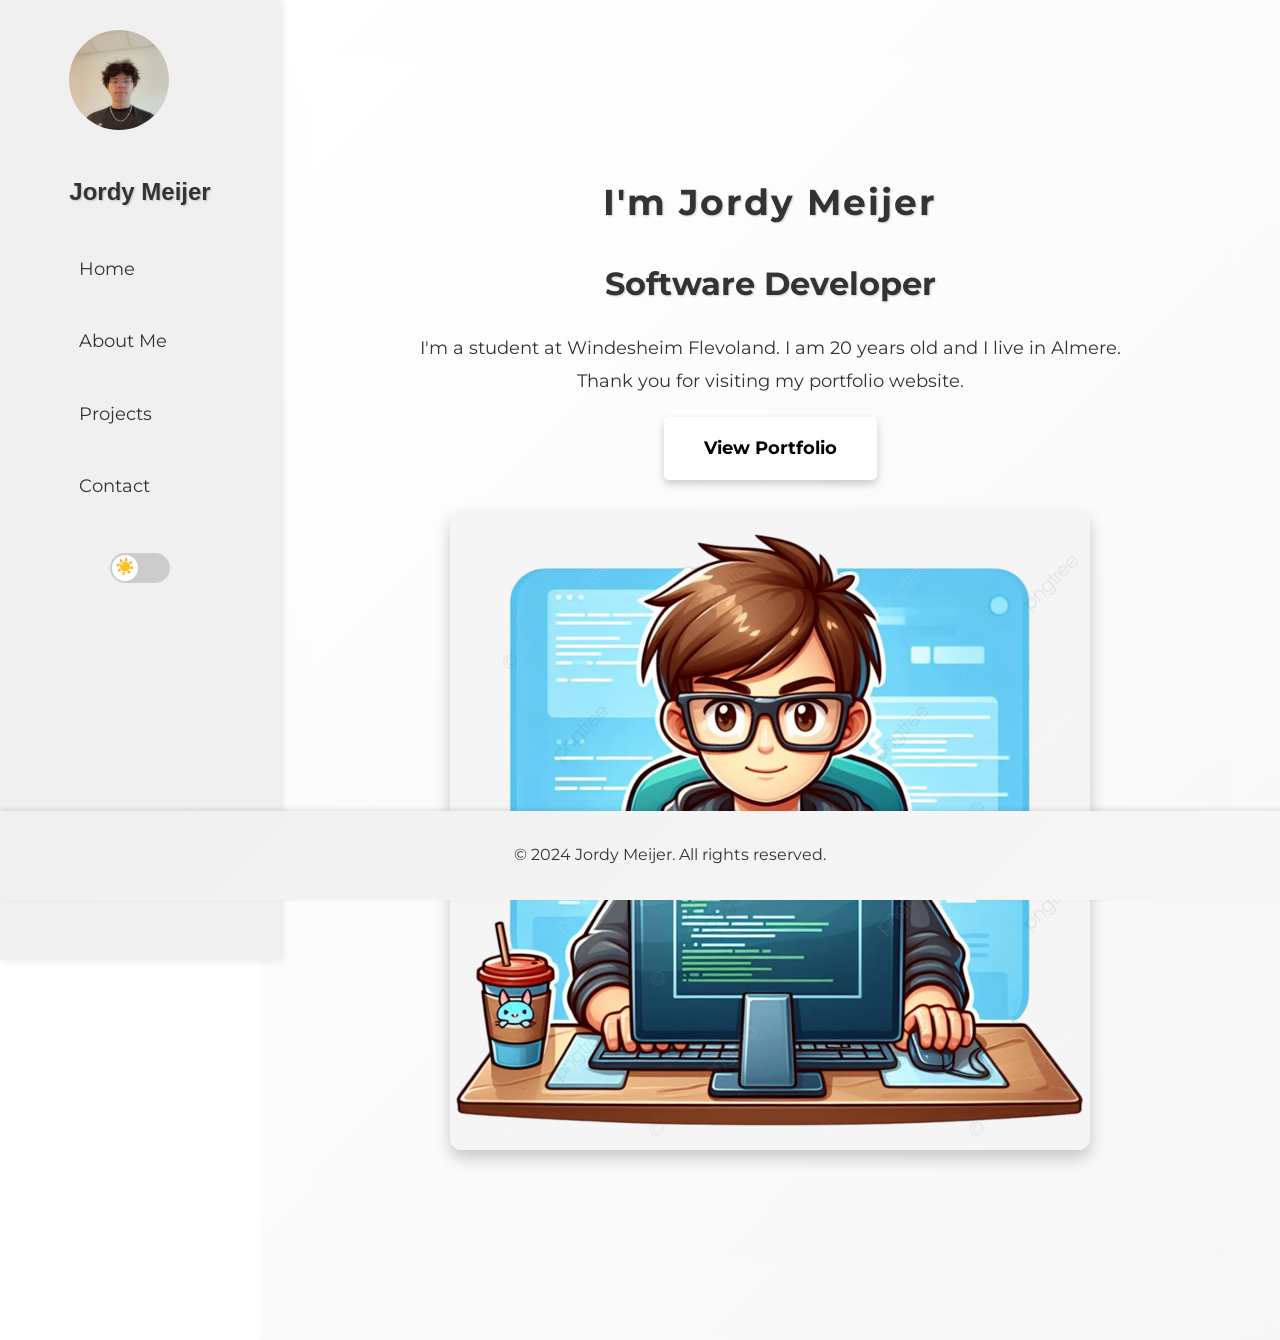
<file: index.html>
<!DOCTYPE html>
<html lang="en">
<head>
    <meta charset="UTF-8">
    <meta name="viewport" content="width=device-width, initial-scale=1.0">
    <title>Jordy Meijer - Portfolio</title>
    <!-- Link to external CSS -->
    <link rel="stylesheet" href="css/styles.css">
    <!-- Font Awesome for icons -->
    <link href="https://cdnjs.cloudflare.com/ajax/libs/font-awesome/6.0.0-beta3/css/all.min.css" rel="stylesheet">
    <!-- Google Fonts for typography -->
    <link href="https://fonts.googleapis.com/css2?family=Montserrat:wght@400;700&display=swap" rel="stylesheet">
    <!-- JavaScript for theme toggle and back-to-top functionality -->
    <script src="js/theme-toggle.js" defer></script>
</head>
<body>
    <!-- Scroll Progress Indicator -->
    <div id="scroll-progress"></div>
    <!-- Header section with navigation -->
    <header>
        <div class="header-content">
            <nav>
                <!-- Profile image -->
                <img src="images/Portfolio.jpg" alt="Jordy Meijer">
                <!-- Your name -->
                <h1>Jordy Meijer</h1>
                <!-- Navigation links -->
                <ul>
                    <li><a href="index.html#home">Home</a></li>
                    <li><a href="about.html">About Me</a></li>
                    <li><a href="portfolio.html">Projects</a></li>
                    <li><a href="contact.html">Contact</a></li>
                </ul>
                <!-- Theme toggle buttons -->
                <div class="theme-toggle">
                    <input type="checkbox" id="theme-toggle-checkbox">
                    <label for="theme-toggle-checkbox" class="slider"></label>
                </div>
            </nav>
        </div>
    </header>

    <!-- Main content section -->
    <main>
        <!-- Home section -->
        <section id="home">
            <div class="home-content">
                <div class="intro-text">
                    <h1>I'm Jordy Meijer</h1>
                    <h2>Software Developer</h2>
                    <p>I'm a student at Windesheim Flevoland. I am 20 years old and I live in Almere. Thank you for visiting my portfolio website.</p>
                    <!-- Button to view portfolio -->
                    <a href="portfolio.html" class="view-portfolio-btn">View Portfolio</a>
                </div>
                <!-- New image -->
                <img src="images/codepicture.jpg" alt="Code Picture" class="code-image">
            </div>
        </section>
    </main>

    <!-- Footer section -->
    <footer>
        <p>&copy; 2024 Jordy Meijer. All rights reserved.</p>
    </footer>

    <!-- Back-to-Top Button -->
    <button id="back-to-top"><i class="fas fa-arrow-up"></i></button>

    <!-- Link to external JavaScript file -->
    <script src="js/script.js"></script>
</body>
</html>
</file>
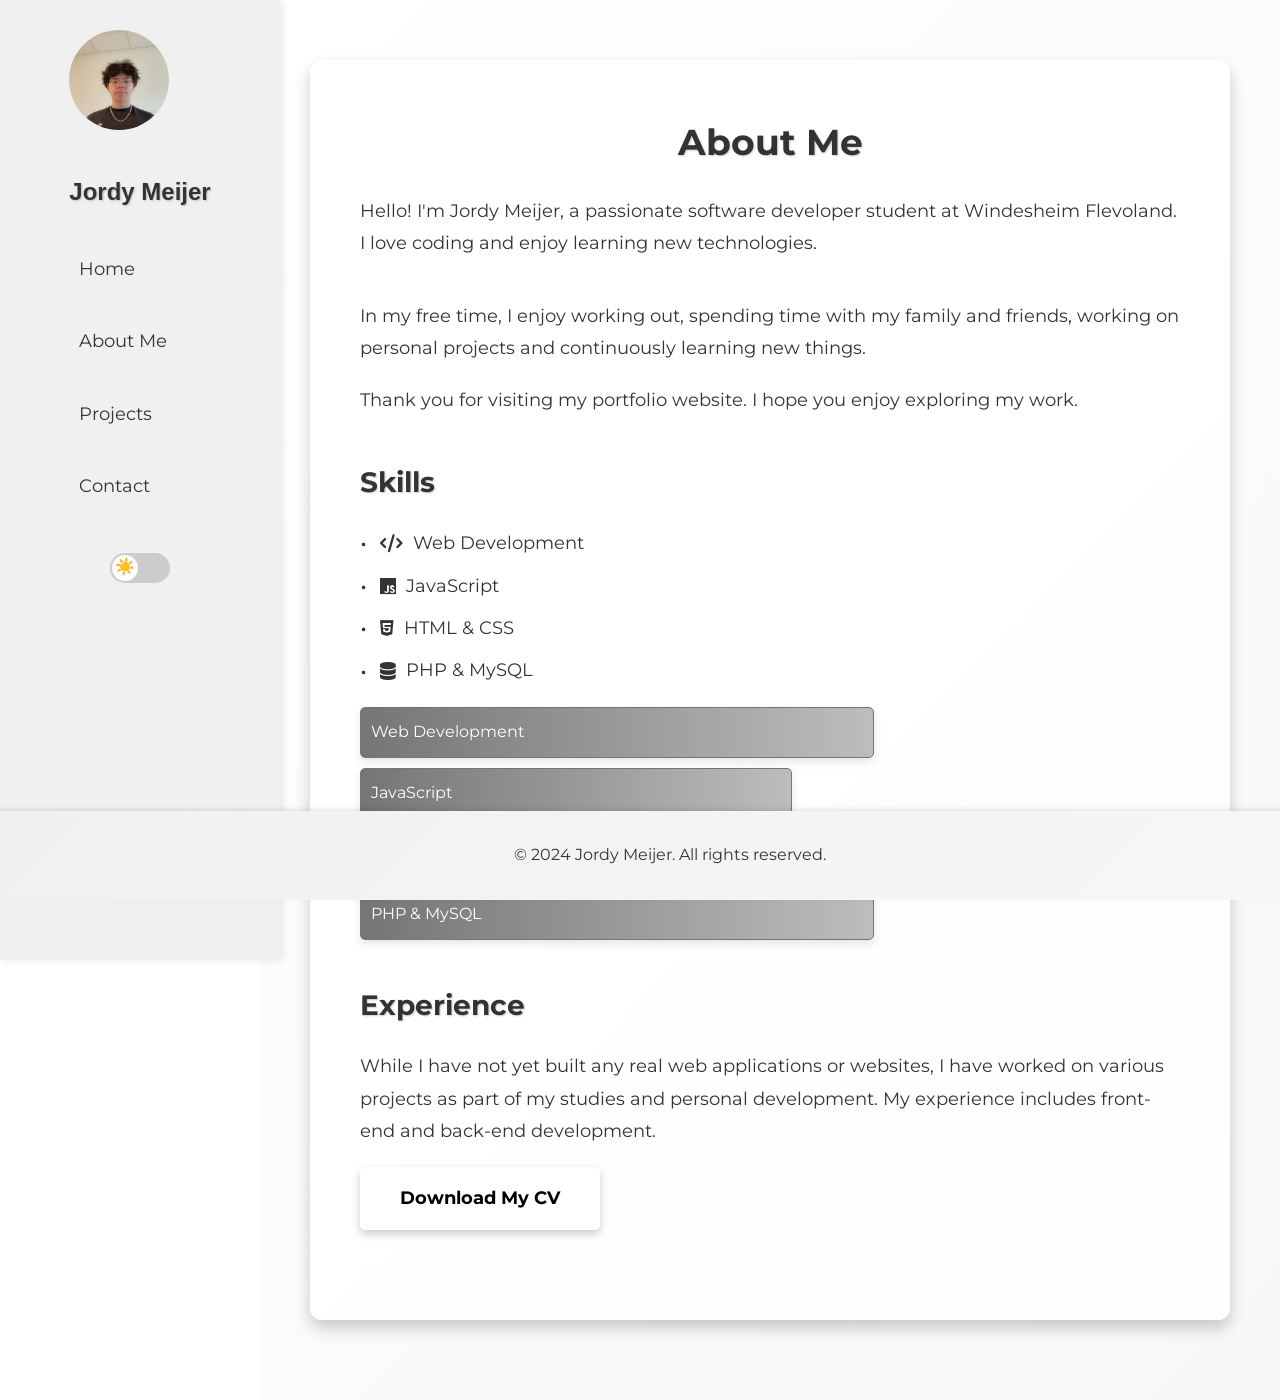
<file: about.html>
<!DOCTYPE html>
<html lang="en">
<head>
    <meta charset="UTF-8">
    <meta name="viewport" content="width=device-width, initial-scale=1.0">
    <title>About Me</title>
    <!-- Link to external CSS -->
    <link rel="stylesheet" href="css/styles.css">
    <!-- Font Awesome for icons -->
    <link href="https://cdnjs.cloudflare.com/ajax/libs/font-awesome/6.0.0-beta3/css/all.min.css" rel="stylesheet">
    <!-- Google Fonts for typography -->
    <link href="https://fonts.googleapis.com/css2?family=Montserrat:wght@400;700&display=swap" rel="stylesheet">
    <!-- JavaScript for theme toggle and back-to-top functionality -->
    <script src="js/theme-toggle.js" defer></script>
</head>
<body class="about-page">
    <!-- Header section with navigation -->
    <header>
        <div class="header-content">
            <nav>
                <!-- Profile image -->
                <img src="images/Portfolio.jpg" alt="Jordy Meijer">
                <!-- Your name -->
                <h1>Jordy Meijer</h1>
                <!-- Navigation links -->
                <ul>
                    <li><a href="index.html#home">Home</a></li>
                    <li><a href="about.html">About Me</a></li>
                    <li><a href="portfolio.html">Projects</a></li>
                    <li><a href="contact.html">Contact</a></li>
                </ul>
                <!-- Theme toggle buttons -->
                <div class="theme-toggle">
                    <input type="checkbox" id="theme-toggle-checkbox">
                    <label for="theme-toggle-checkbox" class="slider"></label>
                </div>
            </nav>
        </div>
    </header>

    <!-- Main content section -->
    <main>
        <!-- About Me section -->
        <section id="about">
            <div class="container">
                <h2>About Me</h2>
                <div class="profile">
                    <p>Hello! I'm Jordy Meijer, a passionate software developer student at Windesheim Flevoland. I love coding and enjoy learning new technologies.</p>
                </div>
                <div class="bio">
                    <p>In my free time, I enjoy working out, spending time with my family and friends, working on personal projects and continuously learning new things.</p>
                    <p>Thank you for visiting my portfolio website. I hope you enjoy exploring my work.</p>
                </div>
                
                <!-- Skills summary -->
                <div class="skills-summary">
                    <h3>Skills</h3>
                    <ul>
                        <li><i class="fas fa-code"></i> Web Development</li>
                        <li><i class="fab fa-js"></i> JavaScript</li>
                        <li><i class="fab fa-html5"></i> HTML & CSS</li>
                        <li><i class="fas fa-database"></i> PHP & MySQL</li>
                    </ul>
                    <div class="progress-bar">
                        <div class="progress" style="width: 60%;">Web Development</div>
                        <div class="progress" style="width: 50%;">JavaScript</div>
                        <div class="progress" style="width: 80%;">HTML & CSS</div>
                        <div class="progress" style="width: 60%;">PHP & MySQL</div>
                    </div>
                </div>

                <!-- Experience and CV -->
                <div class="experience">
                    <h3>Experience</h3>
                    <p>While I have not yet built any real web applications or websites, I have worked on various projects as part of my studies and personal development. My experience includes front-end and back-end development.</p>
                    <a href="cv/Jordy_Meijer_CV_2024.pdf" class="view-portfolio-btn" download>Download My CV</a>
                </div>
            </div>
        </section>
        <!-- Back-to-top button -->
        <button id="back-to-top" title="Back to top">
            <i class="fas fa-chevron-up"></i>
        </button>
    </main>
    
    <!-- Footer section -->
    <footer>
        <p>&copy; 2024 Jordy Meijer. All rights reserved.</p>
    </footer>
</body>
</html>
</file>
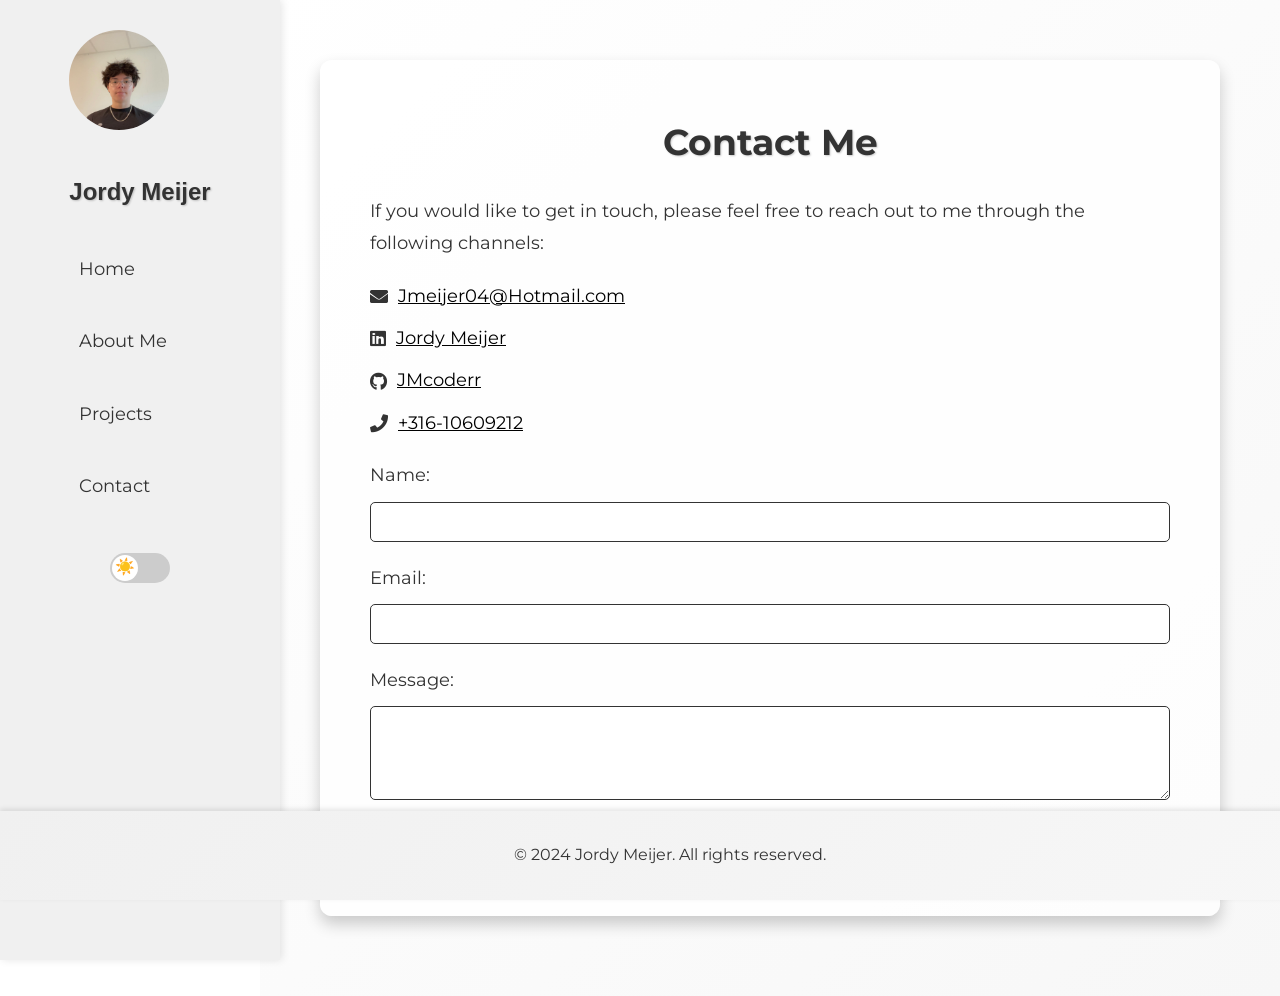
<file: contact.html>
<!DOCTYPE html>
<html lang="en">
<head>
    <meta charset="UTF-8">
    <meta name="viewport" content="width=device-width, initial-scale=1.0">
    <title>Contact Form</title>
    <link rel="stylesheet" href="css/contact.css">
    <link href="https://cdnjs.cloudflare.com/ajax/libs/font-awesome/6.0.0-beta3/css/all.min.css" rel="stylesheet">
    <link rel="stylesheet" href="https://cdnjs.cloudflare.com/ajax/libs/font-awesome/5.15.4/css/all.min.css">
    <link href="https://fonts.googleapis.com/css2?family=Montserrat:wght@400;700&display=swap" rel="stylesheet">
    <!-- JavaScript for theme toggle and back-to-top functionality -->
    <script src="js/theme-toggle.js" defer></script>
</head>
<body>    
    <!-- Header section with navigation -->
    <header>
        <div class="header-content">
            <nav>
                <!-- Profile image -->
                <img src="images/Portfolio.jpg" alt="Jordy Meijer">
                <!-- Your name -->
                <h1>Jordy Meijer</h1>
                <!-- Navigation links -->
                <ul>
                    <li><a href="index.html#home">Home</a></li>
                    <li><a href="about.html">About Me</a></li>
                    <li><a href="portfolio.html">Projects</a></li>
                    <li><a href="contact.html">Contact</a></li>
                </ul>
                <!-- Theme toggle slider -->
                <div class="theme-toggle">
                    <input type="checkbox" id="theme-toggle-checkbox">
                    <label class="slider" for="theme-toggle-checkbox"></label>
                </div>
            </nav>
        </div>
    </header>

    <!-- Main content section -->
    <main>
        <!-- Contact section -->
        <section id="contact">
            <h2>Contact Me</h2>
            <p>If you would like to get in touch, please feel free to reach out to me through the following channels:</p>
            <ul class="contact-list">
                <li>
                    <i class="fas fa-envelope"></i>
                    <a href="mailto:Jmeijer04@Hotmail.com">Jmeijer04@Hotmail.com</a>
                </li>
                <li>
                    <i class="fab fa-linkedin"></i>
                    <a href="https://www.linkedin.com/in/jordy-meijer-4a3bb7221/" target="_blank">Jordy Meijer</a>
                </li>
                <li>
                    <i class="fab fa-github"></i>
                    <a href="https://github.com/JMcoderr" target="_blank">JMcoderr</a>
                </li>
                <li>
                    <i class="fas fa-phone"></i>
                    <a href="tel:+316-10609212">+316-10609212</a>
                </li>
            </ul>
            <form id="contact-form" method="POST">
                <label for="name">Name:</label>
                <input type="text" id="name" name="name" required>
                
                <label for="email">Email:</label>
                <input type="email" id="email" name="email" required>
                
                <label for="message">Message:</label>
                <textarea id="message" name="message" rows="4" required></textarea>
                
                <button type="submit">Send Message</button>
            </form>
        </section>
    </main>
    
    <!-- Footer section -->
    <footer>
        <p>&copy; 2024 Jordy Meijer. All rights reserved.</p>
    </footer>
    <script>
        // Handle form submission using Fetch API
        document.getElementById('contact-form').addEventListener('submit', function(event) {
            event.preventDefault(); // Prevent the default form submission
    
            // Get form data
            var formData = new FormData(this);
    
            // Send form data using Fetch API
            fetch('php/contactform.php', {
                method: 'POST',
                body: formData
            })
            .then(response => {
                if (!response.ok) {
                    throw new Error('Network response was not ok');
                }
                return response.text();
            })
            .then(data => {
                // Display the response from the server
                alert(data);
            })
            .catch(error => {
                console.error('Error:', error);
                alert('There was a problem with your submission. Please try again.');
            });
        });
    
        // Theme toggle functionality
        document.getElementById('theme-toggle-checkbox').addEventListener('change', function() {
            if (this.checked) {
                document.documentElement.classList.add('dark-theme');
                localStorage.setItem('theme', 'dark');
            } else {
                document.documentElement.classList.remove('dark-theme');
                localStorage.setItem('theme', 'light');
            }
        });
    
        const savedTheme = localStorage.getItem('theme');
        if (savedTheme === 'dark') {
            document.documentElement.classList.add('dark-theme');
            document.getElementById('theme-toggle-checkbox').checked = true;
        }
    </script>
</body>
</html>
</file>
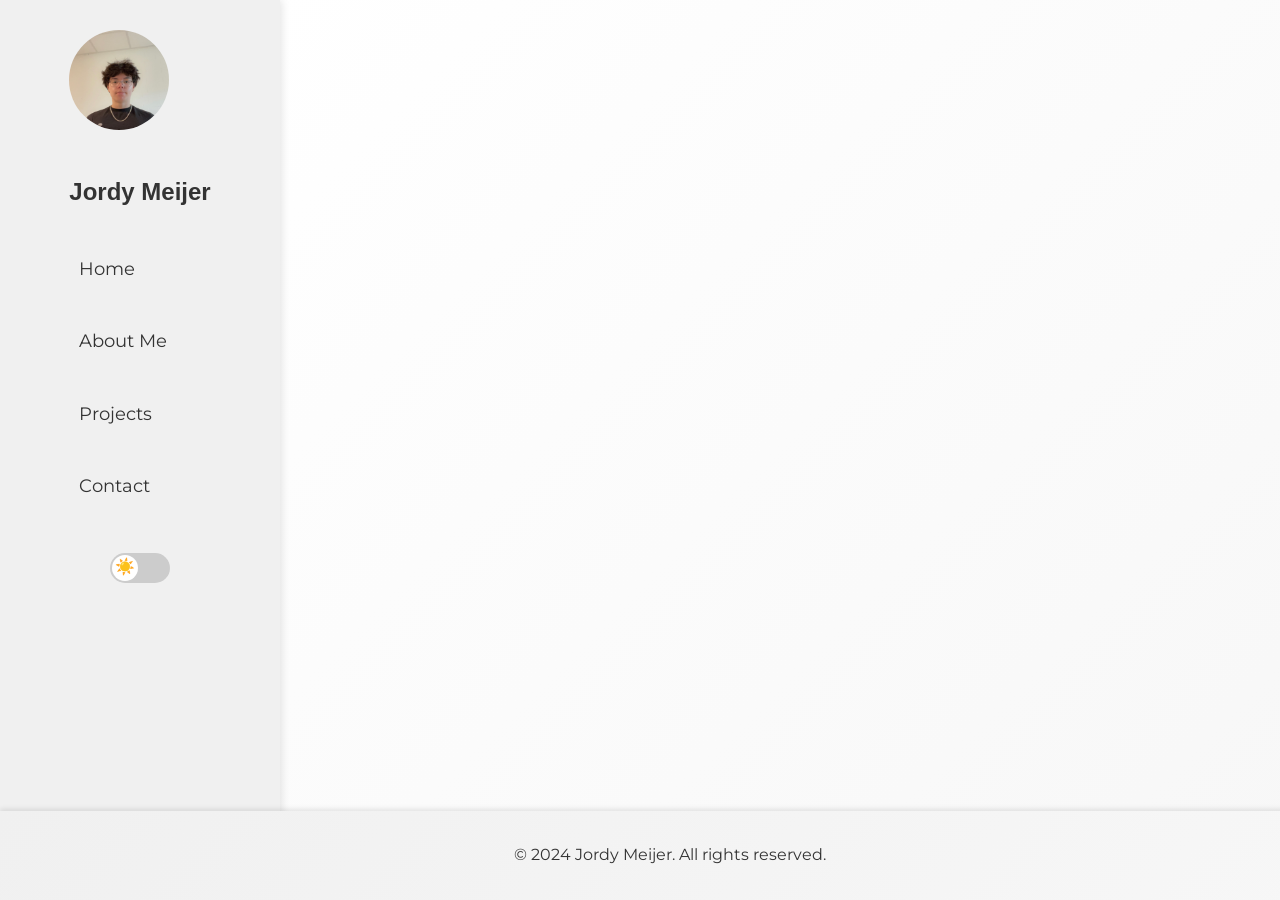
<file: emptyproject.html>
<!DOCTYPE html>
<html lang="en">
<head>
    <meta charset="UTF-8">
    <meta name="viewport" content="width=device-width, initial-scale=1.0">
    <title>Empty Project - Jordy Meijer</title>
    <!-- Link to external CSS -->
    <link rel="stylesheet" href="css/project.css">
    <!-- Font Awesome for icons -->
    <link href="https://cdnjs.cloudflare.com/ajax/libs/font-awesome/6.0.0-beta3/css/all.min.css" rel="stylesheet">
    <!-- Google Fonts for typography -->
    <link href="https://fonts.googleapis.com/css2?family=Montserrat:wght@400;700&display=swap" rel="stylesheet">
    <!-- JavaScript for theme toggle and back-to-top functionality -->
    <script src="js/theme-toggle.js" defer></script>
</head>
<body>
    <!-- Header section with navigation -->
    <header>
        <div class="header-content">
            <nav>
                <!-- Profile image -->
                <img src="images/Portfolio.jpg" alt="Jordy Meijer">
                <!-- Your name -->
                <h1>Jordy Meijer</h1>
                <!-- Navigation links -->
                <ul>
                    <li><a href="index.html#home">Home</a></li>
                    <li><a href="about.html">About Me</a></li>
                    <li><a href="portfolio.html">Projects</a></li>
                    <li><a href="contact.html">Contact</a></li>
                </ul>
                <!-- Theme toggle buttons -->
                <div class="theme-toggle">
                    <input type="checkbox" id="theme-toggle-checkbox">
                    <label for="theme-toggle-checkbox" class="slider"></label>
                </div>
            </nav>
        </div>
    </header>

    <!-- Main content section -->
    <main>
        <!-- Empty project content will go here -->
    </main>

    <!-- Footer section -->
    <footer>
        <p>&copy; 2024 Jordy Meijer. All rights reserved.</p>
    </footer>

    <!-- Back-to-Top Button -->
    <button id="back-to-top"><i class="fas fa-arrow-up"></i></button>

    <!-- Link to external JavaScript file -->
    <script src="js/script.js"></script>
</body>
</html>
</file>
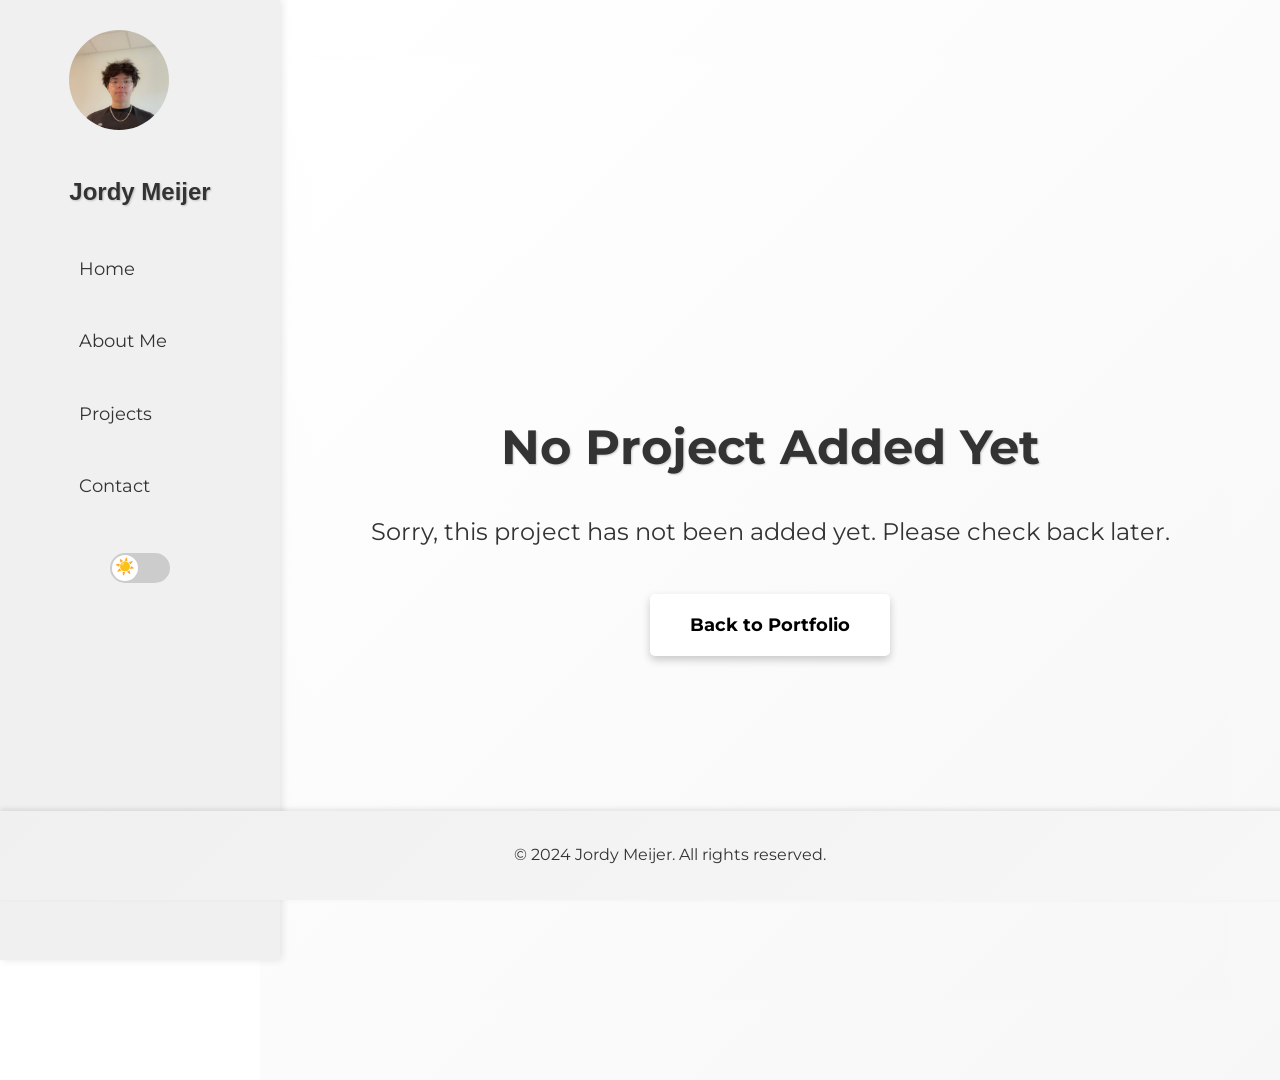
<file: no-project.html>
<!DOCTYPE html>
<html lang="en">
<head>
    <meta charset="UTF-8">
    <meta name="viewport" content="width=device-width, initial-scale=1.0">
    <title>No Project - Jordy Meijer</title>
    <!-- Link to external CSS -->
    <link rel="stylesheet" href="css/styles.css">
    <!-- Font Awesome for icons -->
    <link href="https://cdnjs.cloudflare.com/ajax/libs/font-awesome/6.0.0-beta3/css/all.min.css" rel="stylesheet">
    <!-- Google Fonts for typography -->
    <link href="https://fonts.googleapis.com/css2?family=Montserrat:wght@400;700&display=swap" rel="stylesheet">
    <!-- JavaScript for theme toggle and back-to-top functionality -->
    <script src="js/theme-toggle.js" defer></script>
</head>
<body>
    <!-- Scroll Progress Indicator -->
    <div id="scroll-progress"></div>
    <!-- Header section with navigation -->
    <header>
        <div class="header-content">
            <nav>
                <!-- Profile image -->
                <img src="images/Portfolio.jpg" alt="Jordy Meijer">
                <!-- Your name -->
                <h1>Jordy Meijer</h1>
                <!-- Navigation links -->
                <ul>
                    <li><a href="index.html#home">Home</a></li>
                    <li><a href="about.html">About Me</a></li>
                    <li><a href="portfolio.html">Projects</a></li>
                    <li><a href="contact.html">Contact</a></li>
                </ul>
                <!-- Theme toggle buttons -->
                <div class="theme-toggle">
                    <input type="checkbox" id="theme-toggle-checkbox">
                    <label for="theme-toggle-checkbox" class="slider"></label>
                </div>
            </nav>
        </div>
    </header>
    <!-- Main content section -->
    <main>
        <section id="no-project">
            <h2>No Project Added Yet</h2>
            <p>Sorry, this project has not been added yet. Please check back later.</p>
            <a href="portfolio.html" class="view-portfolio-btn">Back to Portfolio</a>
        </section>
    </main>
    <!-- Footer section -->
    <footer>
        <p>&copy; 2024 Jordy Meijer. All rights reserved.</p>
    </footer>
    <!-- Link to external JavaScript file -->
    <script src="js/script.js"></script>
</body>
</html>
</file>
<file: css/styles.css>
/* Smooth Scrolling */
html {
    scroll-behavior: smooth;
}

/* Reset default styles */
body, h1, h2, h3, p, ul, li, a, img, button {
    margin: 0;
    padding: 0;
    box-sizing: border-box;
    list-style: none;
}

/* Body Styling */
body {
    font-family: 'Montserrat', sans-serif;
    display: flex;
    flex-direction: column;
    min-height: 100vh;
    background-color: var(--background-color);
    color: var(--text-color);
    overflow-x: hidden;
    transition: background-color 0.3s, color 0.3s;
    line-height: 1.8;
    scroll-behavior: smooth;
}

/* Header Styling */
header {
    display: flex;
    flex-direction: column;
    align-items: center;
    justify-content: space-between;
    padding: 30px 20px;
    background-color: var(--header-background-color);
    width: 240px;
    height: 100vh;
    position: fixed;
    top: 0;
    left: 0;
    box-shadow: 2px 0 8px rgba(0, 0, 0, 0.1);
    color: var(--text-color);
    transition: width 0.3s ease-in-out;
    backdrop-filter: blur(10px); /* Slight transparency */
}

header:hover {
    width: 260px;
}

header img {
    width: 100px;
    height: 100px;
    border-radius: 50%;
    margin-bottom: 30px;
    transition: transform 0.3s;
}

header img:hover {
    transform: scale(1.1);
}

header h1 {
    font-size: 24px;
    margin-bottom: 30px;
    color: var(--primary-color);
    font-family: 'Poppins', sans-serif; /* Ensure consistent font */
    font-weight: bold; /* Make the text bold */
    text-shadow: 1px 1px 2px rgba(0, 0, 0, 0.2);
}

header nav a {
    color: var(--text-color);
    text-decoration: none;
    margin-bottom: 20px;
    display: block;
    font-size: 18px;
    padding: 10px;
    border-radius: 5px;
    transition: color 0.3s, background-color 0.3s, transform 0.3s;
}

header nav a:hover {
    background-color: var(--highlight-color);
    color: var(--highlight-text-color);
    transform: translateX(10px);
}

/* Theme Toggle */
.theme-toggle {
    display: flex;
    align-items: center;
    justify-content: center;
    margin-top: auto;
    padding-top: 20px;
}

.theme-toggle button {
    background: none;
    border: none;
    cursor: pointer;
    font-size: 24px;
    transition: transform 0.3s, color 0.3s;
}

.theme-toggle button:hover {
    transform: scale(1.2);
    color: var(--primary-color);
}

/* Theme Toggle Slider */
.theme-toggle .slider {
    position: relative;
    width: 60px;
    height: 30px;
    background-color: #ccc;
    border-radius: 30px;
    cursor: pointer;
    transition: background-color 0.3s;
}

.theme-toggle .slider::before {
    content: '☀️'; /* Sun emoji */
    position: absolute;
    width: 26px;
    height: 26px;
    border-radius: 50%;
    background-color: white;
    top: 2px;
    left: 2px;
    display: flex;
    align-items: center;
    justify-content: center;
    transition: transform 0.3s;
}

.theme-toggle input {
    display: none;
}

.theme-toggle input:checked + .slider {
    background-color: var(--primary-color);
}

.theme-toggle input:checked + .slider::before {
    content: '🌙'; /* Moon emoji */
    transform: translateX(30px);    
    background-color: black; /* Set background color to black */
}

/* Main Content Styling */
main {
    margin-left: 260px;
    padding: 60px 50px;
    flex: 1;
    background-color: var(--main-background-color);
    color: var(--text-color);
    transition: background-color 0.3s, color 0.3s;
    padding-bottom: 80px;
    background: linear-gradient(135deg, var(--main-background-color) 0%, var(--background-gradient-color) 100%);
}

/* About Section */
#about .container {
    max-width: 1000px;
    margin: 0 auto;
    padding: 50px;
    background: rgba(255, 255, 255, 0.8); /* Light background with transparency */
    border-radius: 12px;
    box-shadow: 0 8px 16px rgba(0, 0, 0, 0.2); /* Drop shadow */
    transition: background 0.3s, box-shadow 0.3s;
}

/* Profile Section */
.profile {
    display: flex;
    align-items: center;
    margin-bottom: 40px;
}

.profile img {
    width: 150px;
    height: 150px;
    border-radius: 50%;
    margin-right: 20px;
    box-shadow: 0 4px 8px rgba(0, 0, 0, 0.2);
    transition: transform 0.3s;
}

.profile img:hover {
    transform: scale(1.1);
}

.profile p {
    font-size: 18px;
    color: var(--text-color);
}

/* Skills Summary */
.skills-summary ul li {
    display: flex;
    align-items: center;
    font-size: 18px;
    color: var(--text-color);
    margin-bottom: 10px;
    padding-left: 20px;
    position: relative;
    transition: color 0.3s;
}

.skills-summary ul li i {
    margin-right: 10px;
    color: var(--primary-color);
}

.skills-summary ul li:hover {
    color: var(--primary-color);
}

/* Progress Bar */
.progress-bar {
    margin-top: 20px;
}

.progress {
    background: linear-gradient(90deg, #757575, #bdbdbd); /* Grey gradient */
    color: #fff;
    padding: 10px;
    border-radius: 5px;
    margin-bottom: 10px;
    transition: width 0.3s, background 0.3s;
    box-shadow: 0 4px 8px rgba(0, 0, 0, 0.1); /* Drop shadow */
    border: 1px solid #757575; /* Border for better definition */
}

.progress:hover {
    background: linear-gradient(90deg, #616161, #9e9e9e); /* Darker grey gradient on hover */
}

/* Dark Theme Progress Bar */
.dark-theme .progress-bar .progress {
    background-color: var(--highlight-color);
    color: var(--highlight-text-color);
    padding: 10px;
    border-radius: 5px;
    margin-bottom: 10px;
    transition: width 0.3s;
}

#about h2 {
    font-size: 36px;
    margin-bottom: 20px;
    color: var(--primary-color);
    text-align: center;
    text-shadow: 1px 1px 2px rgba(0, 0, 0, 0.2);
}

#about .bio, #about .skills-summary, #about .experience {
    margin-bottom: 40px;
}

#about .bio p, #about .experience p {
    font-size: 18px;
    line-height: 1.8;
    color: var(--text-color);
    margin-bottom: 20px;
}

#about .skills-summary h3, #about .experience h3 {
    font-size: 28px;
    margin-bottom: 20px;
    color: var(--primary-color);
    text-shadow: 1px 1px 2px rgba(0, 0, 0, 0.2);
}

#about .skills-summary ul {
    list-style: none;
    padding: 0;
}

#about .skills-summary ul li {
    font-size: 18px;
    color: var(--text-color);
    margin-bottom: 10px;
    padding-left: 20px;
    position: relative;
}

#about .skills-summary ul li::before {
    content: '•';
    position: absolute;
    left: 0;
    color: var(--primary-color);
    font-size: 24px;
    line-height: 1;
}

/* Light Theme */
.light-theme #about .container {
    background: rgba(255, 255, 255, 0.9);
    box-shadow: 0 8px 16px rgba(0, 0, 0, 0.2);
}

.light-theme #about h2, .light-theme #about .skills-summary h3, .light-theme #about .experience h3 {
    color: #333;
}

.light-theme #about .bio p, .light-theme #about .skills-summary ul li, .light-theme #about .experience p {
    color: #333;
}

/* Dark Theme */
.dark-theme #about .container {
    background: rgba(30, 30, 30, 0.9);
    box-shadow: 0 8px 16px rgba(0, 0, 0, 0.5);
}

.dark-theme #about h2, .dark-theme #about .skills-summary h3, .dark-theme #about .experience h3 {
    color: var(--primary-color);
}

.dark-theme #about .bio p, .dark-theme #about .skills-summary ul li, .dark-theme #about .experience p {
    color: var(--text-color);
}

/* Home Section */
.home-content {
    display: flex;
    flex-direction: column;
    align-items: center;
    text-align: center;
    padding: 50px;
    max-width: 1000px;
    margin: 0 auto;
}

.home-content h1 {
    font-size: 56px;
    margin-bottom: 20px;
    font-weight: 700;
    color: var(--primary-color);
    letter-spacing: 2px;
    animation: fadeInDown 1s ease-in-out;
    text-shadow: 1px 1px 2px rgba(0, 0, 0, 0.2);
}

.home-content h2 {
    font-size: 32px;
    margin-bottom: 20px;
    color: var(--text-color);
    animation: fadeInUp 1s ease-in-out;
    text-shadow: 1px 1px 2px rgba(0, 0, 0, 0.2);
}

.home-content p {
    font-size: 20px;
    margin-bottom: 40px;
    color: var(--text-color);
    max-width: 800px;
    line-height: 1.8;
    animation: fadeIn 1.5s ease-in-out;
}

.home-content img.code-image {
    max-width: 100%;
    height: auto;
    border-radius: 12px;
    box-shadow: 0 8px 16px rgba(0, 0, 0, 0.2); /* Drop shadow */
    margin-top: 30px;
    transition: transform 0.3s ease-in-out;
}

.home-content img:hover {
    transform: scale(1.05);
}

/* Footer Styling */
footer {
    background-color: var(--footer-background-color);
    padding: 30px;
    text-align: center;
    position: fixed;
    bottom: 0;
    width: 100%; /* Make footer span the entire horizontal page */
    left: 0; /* Adjust left position */
    box-shadow: 0 -2px 5px rgba(0, 0, 0, 0.1);
    color: var(--text-color);
    background: linear-gradient(135deg, var(--footer-background-color) 0%, var(--background-gradient-color) 100%);
}

/* Animations */
@keyframes fadeIn {
    from { opacity: 0; }
    to { opacity: 1; }
}

.fade-in {
    animation: fadeIn 1s ease-in-out;
}

@keyframes fadeInDown {
    from { opacity: 0; transform: translateY(-30px); }
    to { opacity: 1; transform: translateY(0); }
}

@keyframes fadeInUp {
    from { opacity: 0; transform: translateY(30px); }
    to { opacity: 1; transform: translateY(0); }
}

/* Button Styles */
.btn {
    display: inline-block;
    padding: 12px 25px;
    font-size: 1em;
    text-decoration: none;
    border-radius: 6px;
    transition: background-color 0.3s, color 0.3s, border-color 0.3s, transform 0.3s;
    background-color: var(--button-background-color);
    color: var(--button-text-color);
    border: 2px solid var(--button-border-color);
    box-shadow: 0 4px 8px rgba(0, 0, 0, 0.2); /* Drop shadow */
}

.btn:hover {
    background-color: var(--highlight-color);
    color: var(--highlight-text-color);
    transform: translateY(-3px);
}
.btn:hover {
    background-color: var(--highlight-color);
    color: var(--highlight-text-color);
}

/* Light Theme */
:root {
    --background-color: #ffffff;
    --text-color: #333;
    --header-background-color: #f0f0f0;
    --footer-background-color: #f0f0f0;
    --main-background-color: #ffffff;
    --background-gradient-color: #f7f7f7;
    --primary-color: #333;
    --highlight-color: #666666;
    --highlight-text-color: #ffffff;
    --button-background-color: #f0f0f0;
    --button-text-color: #000000;
    --button-border-color: #333;
}

/* Dark Theme */
.dark-theme {
    --background-color: #121212;
    --text-color: #e0e0e0;
    --header-background-color: #1e1e1e;
    --footer-background-color: #1e1e1e;
    --main-background-color: #1e1e1e;
    --background-gradient-color: #2c2c2c;
    --primary-color: #bb86fc;
    --highlight-color: #03dac6;
    --highlight-text-color: #121212;
    --button-background-color: #ffffff;
    --button-text-color: #000000;
    --button-border-color: #ffffff;
}

.dark-theme header {
    background-color: #1e1e1e; /* Darker header background */
    box-shadow: 0 -2px 5px rgba(255, 255, 255, 0.1);
    color: #e0e0e0; /* Light text color for contrast */
    background: linear-gradient(135deg, #1e1e1e 0%, #2c2c2c 100%);
}

.dark-theme main {
    background-color: var(--main-background-color);
    background: linear-gradient(135deg, var(--main-background-color) 0%, var(--background-gradient-color) 100%);
}

.dark-theme footer {
    background-color: #1e1e1e; /* Darker footer background */
    box-shadow: 0 -2px 5px rgba(255, 255, 255, 0.1);
    color: #e0e0e0; /* Light text color for contrast */
    background: linear-gradient(135deg, #1e1e1e 0%, #2c2c2c 100%);
}

.dark-theme .theme-toggle button {
    color: var(--highlight-color);
}

.dark-theme .project {
    background: rgba(30, 30, 30, 0.9);
    box-shadow: 0 8px 16px rgba(0, 0, 0, 0.5);
}

.dark-theme .project:hover {
    box-shadow: 0 16px 32px rgba(0, 0, 0, 0.7);
}

.dark-theme .project img {
    box-shadow: 0 8px 16px rgba(0, 0, 0, 0.5); /* Light drop shadow */
}

.dark-theme #back-to-top {
    background-color: var(--highlight-color);
    color: var(--highlight-text-color);
    box-shadow: 0 4px 8px rgba(0, 0, 0, 0.5); /* Light drop shadow */
}

.dark-theme .theme-toggle .slider {
    background-color: var(--highlight-color);
}

.dark-theme .theme-toggle input:checked + .slider {
    background-color: var(--highlight-text-color);
}

.dark-theme .theme-toggle input:checked + .slider::before {
    background-color: var(--highlight-color);
}

/* Custom Scrollbar */
::-webkit-scrollbar-track {
    background: var(--background-color);
}

::-webkit-scrollbar-thumb {
    background-color: var(--highlight-color);
    border-radius: 20px;
    border: 3px solid var(--background-color);
}

/* Scroll Progress Indicator */
#scroll-progress {
    position: fixed;
    top: 0;
    left: 0;
    width: 100%;
    height: 5px;
    background: var(--highlight-color);
    z-index: 1000;
    transition: width 0.25s;
}

/* Back-to-Top Button */
#back-to-top {
    position: fixed;
    bottom: 20px;
    right: 20px;
    display: none;
    background-color: var(--primary-color);
    color: var(--highlight-text-color);
    border: none;
    border-radius: 50%;
    padding: 10px;
    cursor: pointer;
    box-shadow: 0 4px 8px rgba(0, 0, 0, 0.2); /* Drop shadow */
    transition: transform 0.3s;
}

#back-to-top:hover {
    transform: scale(1.1);
}

/* Dark theme improvements */
.dark-theme header {
    background-color: #000000; /* Same black color for header */
    box-shadow: 2px 0 8px rgba(255, 255, 255, 0.1);
}

.dark-theme main {
    background-color: #121212; /* Darker main background */
    background: linear-gradient(135deg, #121212 0%, #1a1a1a 100%);
}

.dark-theme footer {
    background-color: #000000; /* Same black color for footer */
    box-shadow: 0 -2px 5px rgba(255, 255, 255, 0.1);
}

.dark-theme .theme-toggle button {
    color: white; /* White theme toggle buttons */
}

.dark-theme .home-content h1,
.dark-theme .home-content h2,
.dark-theme .home-content p {
    text-shadow: 1px 1px 2px rgba(255, 255, 255, 0.2); /* Light text shadow */
}

.dark-theme .home-content img.code-image {
    box-shadow: 0 8px 16px rgba(255, 255, 255, 0.2); /* Light drop shadow */
}

.dark-theme #back-to-top {
    background-color: white; /* White background for dark theme */
    color: black; /* Black text for contrast */
    box-shadow: 0 4px 8px rgba(255, 255, 255, 0.2); /* Light drop shadow */
}

/* Dark theme styles */
.dark-theme .theme-toggle .slider {
    background-color: #333;
}

.dark-theme .theme-toggle input:checked + .slider {
    background-color: white;
}

.dark-theme .theme-toggle input:checked + .slider::before {
    background-color: black;
}

/* Home Section */
#home {
    display: flex;
    flex-direction: column;
    align-items: center;
    justify-content: center;
    padding: 60px 50px;
    transition: background-color 0.3s, color 0.3s;
}

#home .container {
    max-width: 1000px;
    margin: 0 auto;
    padding: 50px;
    background: rgba(255, 255, 255, 0.8); /* Light background with transparency */
    border-radius: 12px;
    box-shadow: 0 8px 16px rgba(0, 0, 0, 0.2), 0 0 15px rgba(0, 0, 0, 0.1); /* Drop shadow with glow */
    transition: background 0.3s, box-shadow 0.3s;
    text-align: center;
    border-left: 5px solid var(--highlight-color); /* Highlight on the left */
    border-right: 5px solid var(--highlight-color); /* Highlight on the right */
}

#home h1 {
    font-size: 36px;
    margin-bottom: 20px;
    color: var(--primary-color);
    text-shadow: 1px 1px 2px rgba(0, 0, 0, 0.2);
    animation: fadeInDown 1s ease-in-out;
}

#home p {
    font-size: 18px;
    line-height: 1.8;
    color: var(--text-color);
    margin-bottom: 20px;
    animation: fadeInUp 1s ease-in-out;
}

/* Light Theme */
.light-theme #home .container {
    background: linear-gradient(to right, rgba(255, 255, 255, 0.8), rgba(255, 255, 255, 0.9), rgba(255, 255, 255, 0.8)); /* Gradient for light theme */
    box-shadow: 0 8px 16px rgba(0, 0, 0, 0.2), 0 0 15px rgba(255, 255, 255, 0.5); /* Drop shadow with light glow */
    border-left: 5px solid #ccc; /* Light highlight on the left */
    border-right: 5px solid #ccc; /* Light highlight on the right */
}

.light-theme #home h1, .light-theme #home p {
    color: #333;
}

/* Dark Theme */
.dark-theme #home .container {
    background: linear-gradient(to right, rgba(0, 0, 0, 0.8), rgba(0, 0, 0, 0.9), rgba(0, 0, 0, 0.8)); /* Gradient for dark theme */
    box-shadow: 0 8px 16px rgba(255, 255, 255, 0.2), 0 0 15px rgba(255, 255, 255, 0.1); /* Drop shadow with dark glow */
    border-left: 5px solid #444; /* Dark highlight on the left */
    border-right: 5px solid #444; /* Dark highlight on the right */
}

.dark-theme #home h1, .dark-theme #home p {
    color: #fff;
}

/* No Project Section */
#no-project {
    display: flex;
    flex-direction: column;
    align-items: center;
    justify-content: center;
    height: 100vh;
    text-align: center;
    padding: 20px;
    background: linear-gradient(135deg, var(--main-background-color) 0%, var(--background-gradient-color) 100%);
}

#no-project h2 {
    font-size: 48px;
    margin-bottom: 20px;
    color: var(--primary-color);
    text-shadow: 1px 1px 2px rgba(0, 0, 0, 0.2);
    animation: fadeInDown 1s ease-in-out;
}

#no-project p {
    font-size: 24px;
    margin-bottom: 40px;
    color: var(--text-color);
    max-width: 800px;
    line-height: 1.8;
    animation: fadeInUp 1s ease-in-out;
}

/* Home Section */
#home {
    display: flex;
    flex-direction: column;
    align-items: center;
    justify-content: center;
    padding: 60px 50px;
    background: linear-gradient(135deg, var(--main-background-color) 0%, var(--background-gradient-color) 100%);
    transition: background-color 0.3s, color 0.3s;
}

#home .container {
    max-width: 1000px;
    margin: 0 auto;
    padding: 50px;
    background: rgba(255, 255, 255, 0.8); /* Light background with transparency */
    border-radius: 12px;
    box-shadow: 0 8px 16px rgba(0, 0, 0, 0.2), 0 0 15px rgba(0, 0, 0, 0.1); /* Drop shadow with glow */
    transition: background 0.3s, box-shadow 0.3s;
    text-align: center;
    border-left: 5px solid var(--highlight-color); /* Highlight on the left */
    border-right: 5px solid var(--highlight-color); /* Highlight on the right */
}

#home h1 {
    font-size: 36px;
    margin-bottom: 20px;
    color: var(--primary-color);
    text-shadow: 1px 1px 2px rgba(0, 0, 0, 0.2);
    animation: fadeInDown 1s ease-in-out;
}

#home p {
    font-size: 18px;
    line-height: 1.8;
    color: var(--text-color);
    margin-bottom: 20px;
    animation: fadeInUp 1s ease-in-out;
}

/* Light Theme */
.light-theme #home .container {
    background: linear-gradient(to right, rgba(255, 255, 255, 0.8), rgba(255, 255, 255, 0.9), rgba(255, 255, 255, 0.8)); /* Gradient for light theme */
    box-shadow: 0 8px 16px rgba(0, 0, 0, 0.2), 0 0 15px rgba(255, 255, 255, 0.5); /* Drop shadow with light glow */
    border-left: 5px solid #ccc; /* Light highlight on the left */
    border-right: 5px solid #ccc; /* Light highlight on the right */
}

.light-theme #home h1, .light-theme #home p {
    color: #333;
}

/* Dark Theme */
.dark-theme #home .container {
    background: linear-gradient(to right, rgba(0, 0, 0, 0.8), rgba(0, 0, 0, 0.9), rgba(0, 0, 0, 0.8)); /* Gradient for dark theme */
    box-shadow: 0 8px 16px rgba(255, 255, 255, 0.2), 0 0 15px rgba(255, 255, 255, 0.1); /* Drop shadow with dark glow */
    border-left: 5px solid #444; /* Dark highlight on the left */
    border-right: 5px solid #444; /* Dark highlight on the right */
}

.dark-theme #home h1, .dark-theme #home p {
    color: #fff;
}

/* View Portfolio Button */
.view-portfolio-btn {
    display: inline-block;
    padding: 15px 40px;
    background-color: var(--button-background-color);
    color: var(--button-text-color);
    font-weight: bold;
    border-radius: 5px;
    text-decoration: none;
    font-size: 18px;
    transition: background-color 0.3s, transform 0.3s, box-shadow 0.3s;
    box-shadow: 0 4px 8px rgba(0, 0, 0, 0.2); /* Drop shadow */
}

.view-portfolio-btn:hover {
    background-color: var(--highlight-color);
    color: var(--highlight-text-color);
    transform: translateY(-5px);
    box-shadow: 0 8px 16px rgba(0, 0, 0, 0.4); /* Larger drop shadow */
}

/* Dark Theme */
.dark-theme .view-portfolio-btn {
    background-color: #333333; /* Dark grey background */
    color: #ffffff; /* White text */
}

.dark-theme .view-portfolio-btn:hover {
    background-color: #555555; /* Slightly lighter grey on hover */
    color: #ffffff;
}

/* Light Theme */
.light-theme .view-portfolio-btn {
    background-color: #ffffff; /* White background */
    color: #000000; /* Black text */
}

.light-theme .view-portfolio-btn:hover {
    background-color: #cccccc; /* Light grey on hover */
    color: #000000;
}

/* Light Theme */
.light-theme #no-project {
    background: linear-gradient(135deg, #ffffff 0%, #f7f7f7 100%);
}

.light-theme #no-project h2 {
    color: #333;
}

.light-theme #no-project p {
    color: #333;
}

/* Dark Theme */
.dark-theme #no-project {
    background: linear-gradient(135deg, #121212 0%, #1a1a1a 100%);
}

.dark-theme #no-project h2 {
    color: #fff;
}

.dark-theme #no-project p {
    color: #fff;
}

.dark-theme .theme-toggle .slider {
    background-color: var(--highlight-color);
}

.dark-theme .theme-toggle input:checked + .slider {
    background-color: var(--highlight-text-color);
}

.dark-theme .theme-toggle input:checked + .slider::before {
    background-color: var(--highlight-color);
}



/* Responsive Design */
@media (max-width: 1200px) {
    main {
        margin-left: 0;
        padding: 40px 30px;
    }

    header {
        width: 100%;
        height: auto;
        padding: 20px;
        box-shadow: none;
    }

    header nav {
        flex-direction: row;
        justify-content: space-between;
    }

    header img {
        width: 80px;
        height: 80px;
    }

    header h1 {
        font-size: 20px;
    }

    header ul {
        flex-direction: row;
        flex-wrap: wrap;
    }

    header ul li {
        margin: 0 10px;
    }

    header .theme-toggle {
        margin-top: 0;
    }
}

@media (max-width: 768px) {
    main {
        padding: 30px 20px;
    }

    header {
        width: 100%;
        height: auto;
        padding: 20px;
        box-shadow: none;
        position: relative;
    }

    header nav {
        flex-direction: column;
        align-items: center;
    }

    header ul {
        flex-direction: column;
        align-items: center;
        width: 100%;
    }

    header ul li {
        margin: 10px 0;
    }

    .header-content {
        display: flex;
        flex-direction: column;
        align-items: center;
        width: 100%;
    }

    .theme-toggle {
        margin-top: 20px;
    }
}

@media (max-width: 480px) {
    main {
        padding: 20px 10px;
    }

    header {
        width: 100%;
        height: auto;
        padding: 20px;
        box-shadow: none;
        position: relative;
    }

    .header-content {
        display: flex;
        flex-direction: column;
        align-items: center;
        width: 100%;
    }

    header img {
        width: 60px;
        height: 60px;
    }

    header h1 {
        font-size: 18px;
    }

    header ul li {
        margin: 5px 0;
    }

    .theme-toggle {
        margin-top: 10px;
    }
}


/* Ensure header retains full width in dark mode on mobile and tablet devices */
@media (max-width: 768px) {
    .dark-theme header {
        width: 100%;
        height: auto;
        padding: 20px;
        box-shadow: none;
        position: relative;
    }

    .dark-theme .header-content {
        display: flex;
        flex-direction: column;
        align-items: center;
        width: 100%;
    }
}
</file>
<file: css/contact.css>
/* Smooth Scrolling */
html {
    scroll-behavior: smooth;
}

/* Reset default styles */
body, h1, h2, h3, p, ul, li, a, img, button {
    margin: 0;
    padding: 0;
    box-sizing: border-box;
    list-style: none;
}

/* Body Styling */
body {
    font-family: 'Montserrat', sans-serif;
    display: flex;
    flex-direction: column;
    min-height: 100vh;
    background-color: #ffffff; /* Set background color to white */
    color: var(--text-color);
    overflow-x: hidden;
    transition: background-color 0.3s, color 0.3s;
    line-height: 1.8;
    scroll-behavior: smooth;
}

/* Header Styling */
header {
    display: flex;
    flex-direction: column;
    align-items: center;
    justify-content: space-between;
    padding: 30px 20px;
    background-color: var(--header-background-color);
    width: 240px;
    height: 100vh;
    position: fixed;
    top: 0;
    left: 0;
    box-shadow: 2px 0 8px rgba(0, 0, 0, 0.1);
    color: var(--text-color);
    transition: width 0.3s ease-in-out;
    backdrop-filter: blur(10px); /* Slight transparency */
}

header:hover {
    width: 260px;
}

header img {
    width: 100px;
    height: 100px;
    border-radius: 50%;
    margin-bottom: 30px;
    transition: transform 0.3s;
}

header img:hover {
    transform: scale(1.1);
}

header h1 {
    font-size: 24px;
    margin-bottom: 30px;
    color: var(--primary-color);
    font-family: 'Poppins', sans-serif; /* Ensure consistent font */
    font-weight: bold; /* Make the text bold */
    text-shadow: 1px 1px 2px rgba(0, 0, 0, 0.2);
}

header nav a {
    color: var(--text-color);
    text-decoration: none;
    margin-bottom: 20px;
    display: block;
    font-size: 18px;
    padding: 10px;
    border-radius: 5px;
    transition: color 0.3s, background-color 0.3s, transform 0.3s;
}

header nav a:hover {
    background-color: var(--highlight-color);
    color: var(--highlight-text-color);
    transform: translateX(10px);
}

/* Theme Toggle */
.theme-toggle {
    display: flex;
    align-items: center;
    justify-content: center;
    margin-top: auto;
    padding-top: 20px;
}

.theme-toggle button {
    background: none;
    border: none;
    cursor: pointer;
    font-size: 24px;
    transition: transform 0.3s, color 0.3s;
}

.theme-toggle button:hover {
    transform: scale(1.2);
    color: var(--primary-color);
}

/* Theme Toggle Slider */
.theme-toggle .slider {
    position: relative;
    width: 60px;
    height: 30px;
    background-color: #ccc;
    border-radius: 30px;
    cursor: pointer;
    transition: background-color 0.3s;
}

.theme-toggle .slider::before {
    content: '☀️'; /* Sun emoji */
    position: absolute;
    width: 26px;
    height: 26px;
    border-radius: 50%;
    background-color: white;
    top: 2px;
    left: 2px;
    display: flex;
    align-items: center;
    justify-content: center;
    transition: transform 0.3s;
}

.theme-toggle input {
    display: none;
}

.theme-toggle input:checked + .slider {
    background-color: var(--primary-color);
}

.theme-toggle input:checked + .slider::before {
    content: '🌙'; /* Moon emoji */
    transform: translateX(30px);    
    background-color: black; /* Set background color to black */
}

/* Main Content Styling */
main {
    margin-left: 260px;
    padding: 60px 50px;
    flex: 1;
    background-color: #ffffff; /* Set background color to white */
    color: var(--text-color);
    transition: background-color 0.3s, color 0.3s;
    padding-bottom: 80px;
    background: linear-gradient(135deg, #ffffff 0%, var(--background-gradient-color) 100%);
}

/* Contact Section */
#contact {
    max-width: 800px;
    margin: 0 auto;
    padding: 50px;
    background: rgba(255, 255, 255, 0.8); /* Light background with transparency */
    border-radius: 12px;
    box-shadow: 0 8px 16px rgba(0, 0, 0, 0.2); /* Drop shadow */
    transition: background 0.3s, box-shadow 0.3s;
    position: relative;
    overflow: hidden;
}

#contact h2 {
    font-size: 36px;
    margin-bottom: 20px;
    color: var(--primary-color);
    text-align: center;
    text-shadow: 1px 1px 2px rgba(0, 0, 0, 0.2);
}

#contact p, #contact ul {
    font-size: 18px;
    line-height: 1.8;
    color: var(--text-color);
    margin-bottom: 20px;
}

#contact ul li {
    margin-bottom: 10px;
}

#contact form {
    display: flex;
    flex-direction: column;
}

#contact form label {
    font-size: 18px;
    margin-bottom: 10px;
    color: var(--text-color);
}

#contact form input, #contact form textarea {
    font-family: 'Poppins', sans-serif; /* Ensure consistent font */
    font-size: 16px;
    padding: 10px;
    margin-bottom: 20px;
    border: 1px solid var(--text-color);
    border-radius: 5px;
    background-color: var(--background-color);
    color: var(--text-color);
    transition: border-color 0.3s, background-color 0.3s, color 0.3s;
}

#contact form input:focus, #contact form textarea:focus {
    border-color: var(--primary-color);
    box-shadow: 0 0 5px var(--primary-color);
}

#contact form button {
    padding: 12px 25px;
    font-size: 1em;
    text-decoration: none;
    border-radius: 6px;
    transition: background-color 0.3s, color 0.3s, border-color 0.3s, transform 0.3s;
    background-color: var(--button-background-color);
    color: var(--button-text-color);
    border: 2px solid var(--button-border-color);
    box-shadow: 0 4px 8px rgba(0, 0, 0, 0.2); /* Drop shadow */
}

#contact form button:hover {
    background-color: var(--highlight-color);
    color: var(--highlight-text-color);
    transform: translateY(-3px);
}

/* Footer Styling */
footer {
    background-color: var(--footer-background-color);
    padding: 30px;
    text-align: center;
    position: fixed;
    bottom: 0;
    width: 100%; /* Make footer span the entire horizontal page */
    left: 0; /* Adjust left position */
    box-shadow: 0 -2px 5px rgba(0, 0, 0, 0.1);
    color: var(--text-color);
    background: linear-gradient(135deg, var(--footer-background-color) 0%, var(--background-gradient-color) 100%);
}

/* Light Theme */
:root {
    --background-color: #ffffff;
    --text-color: #333;
    --header-background-color: #f0f0f0;
    --footer-background-color: #f0f0f0;
    --main-background-color: #ffffff;
    --background-gradient-color: #f7f7f7;
    --primary-color: #333;
    --highlight-color: #666666;
    --highlight-text-color: #ffffff;
    --button-background-color: #f0f0f0;
    --button-text-color: #000000;
    --button-border-color: #333;
}

/* Dark Theme */
.dark-theme {
    --background-color: #121212;
    --text-color: #e0e0e0;
    --header-background-color: #1e1e1e;
    --footer-background-color: #1e1e1e;
    --main-background-color: #1e1e1e;
    --background-gradient-color: #2c2c2c;
    --primary-color: #bb86fc;
    --highlight-color: #03dac6;
    --highlight-text-color: #121212;
}

.dark-theme header {
    background-color: #1e1e1e; /* Darker header background */
    box-shadow: 0 -2px 5px rgba(255, 255, 255, 0.1);
    color: #e0e0e0; /* Light text color for contrast */
    background: linear-gradient(135deg, #1e1e1e 0%, #2c2c2c 100%);
}

.dark-theme main {
    background-color: var(--main-background-color);
    background: linear-gradient(135deg, var(--main-background-color) 0%, var(--background-gradient-color) 100%);
}

.dark-theme footer {
    background-color: #1e1e1e; /* Darker footer background */
    box-shadow: 0 -2px 5px rgba(255, 255, 255, 0.1);
    color: #e0e0e0; /* Light text color for contrast */
    background: linear-gradient(135deg, #1e1e1e 0%, #2c2c2c 100%);
}

.dark-theme .theme-toggle button {
    color: var(--highlight-color);
}

.dark-theme #contact {
    background: rgba(30, 30, 30, 0.9); /* Dark background with transparency */
    box-shadow: 0 8px 16px rgba(0, 0, 0, 0.5); /* Drop shadow */
}

.dark-theme #contact:hover {
    box-shadow: 0 16px 32px rgba(0, 0, 0, 0.7);
}

.dark-theme #contact h2, .dark-theme #contact p {
    color: #e0e0e0;
}

.dark-theme #contact ul {
    color: #bb86fc;
}

/* Ensure email, LinkedIn, GitHub, and phone number text are the same purple as the icons */
.dark-theme .contact-list li a {
    color: #bb86fc; /* Purple color for text */
    text-decoration: underline; /* Underline to indicate clickable link */
    transition: color 0.3s, text-decoration 0.3s;
}

.dark-theme .contact-list li a:hover {
    color: #d4a1ff; /* Lighter purple on hover */
    text-decoration: none; /* Remove underline on hover */
}

.dark-theme #contact h2 {
    color: #bb86fc; /* Purple color for "Contact Me" heading */
}

.dark-theme #contact form input, .dark-theme #contact form textarea {
    background-color: #2c2c2c;
    border: 1px solid #444;
    color: #e0e0e0;
}

.dark-theme #contact form input:focus, .dark-theme #contact form textarea:focus {
    border-color: var(--primary-color);
    box-shadow: 0 0 5px var(--primary-color);
}

.dark-theme #contact form button {
    background-color: var(--highlight-color);
    color: var(--highlight-text-color);
    border: 2px solid var(--highlight-color);
    box-shadow: 0 4px 8px rgba(0, 0, 0, 0.5); /* Light drop shadow */
}

.dark-theme #contact form button:hover {
    background-color: var(--highlight-text-color);
    color: var(--highlight-color);
    transform: translateY(-3px);
}

.dark-theme .theme-toggle .slider {
    background-color: var(--highlight-color);
}

.dark-theme .theme-toggle input:checked + .slider {
    background-color: var(--highlight-text-color);
}

.dark-theme .theme-toggle input:checked + .slider::before {
    background-color: var(--highlight-color);
}

/* Common Styles for Both Themes */
.contact-list {
    list-style: none;
    padding: 0;
    margin: 0;
}

.contact-list li {
    display: flex;
    align-items: center;
    margin-bottom: 15px;
}

.contact-list li i {
    margin-right: 10px;
}

.contact-list li a {
    text-decoration: none;
    font-size: 18px;
    transition: color 0.3s;
}

/* Light Theme */
.light-theme .contact-list {
    color: #000000;
}

/* Light Theme */
.light-theme .contact-list li a {
    color: #000000; /* Black color for text */
    text-decoration: underline; /* Underline to indicate clickable link */
    transition: color 0.3s, text-decoration 0.3s;
}

.light-theme .contact-list li a:hover {
    color: #555555; /* Darker grey on hover */
    text-decoration: none; /* Remove underline on hover */
}

/* Responsive Styles */
@media (max-width: 1200px) {
    main {
        margin-left: 0;
        padding: 40px 30px;
    }

    header {
        width: 100%;
        height: auto;
        padding: 20px;
        box-shadow: none;
    }

    header nav {
        flex-direction: row;
        justify-content: space-between;
    }

    header img {
        width: 80px;
        height: 80px;
    }

    header h1 {
        font-size: 20px;
    }

    header ul {
        flex-direction: row;
        flex-wrap: wrap;
    }

    header ul li {
        margin: 0 10px;
    }

    header .theme-toggle {
        margin-top: 0;
    }

    #contact {
        padding: 30px;
    }

    #contact h2 {
        font-size: 30px;
    }

    #contact p, #contact ul, #contact form label {
        font-size: 16px;
    }
}

@media (max-width: 768px) {
    body {
        overflow-y: auto;
    }

    main {
        padding: 30px 20px;
        overflow-y: auto;
    }

    header {
        width: 100%;
        height: auto;
        padding: 20px;
        box-shadow: none;
        position: relative;
    }

    header nav {
        flex-direction: column;
        align-items: center;
    }

    header ul {
        flex-direction: column;
        align-items: center;
        width: 100%;
    }

    header ul li {
        margin: 10px 0;
    }

    .header-content {
        display: flex;
        flex-direction: column;
        align-items: center;
        width: 100%;
    }

    .theme-toggle {
        margin-top: 20px;
    }

    #contact {
        padding: 20px;
    }

    #contact h2 {
        font-size: 26px;
    }

    #contact p, #contact ul, #contact form label {
        font-size: 14px;
    }

    .project-details, #contact {
        padding-bottom: 100px; /* Ensure enough space for buttons */
    }
}

@media (max-width: 480px) {
    main {
        padding: 20px 10px;
    }

    header {
        width: 100%;
        height: auto;
        padding: 20px;
        box-shadow: none;
        position: relative;
    }

    .header-content {
        display: flex;
        flex-direction: column;
        align-items: center;
        width: 100%;
    }

    header img {
        width: 60px;
        height: 60px;
    }

    header h1 {
        font-size: 18px;
    }

    header ul li {
        margin: 5px 0;
    }

    .theme-toggle {
        margin-top: 10px;
    }

    #contact h2 {
        font-size: 22px;
    }

    #contact p, #contact ul, #contact form label {
        font-size: 12px;
    }
}

/* Ensure header retains full width in dark mode on mobile and tablet devices */
@media (max-width: 768px) {
    .dark-theme header {
        width: 100%;
        height: auto;
        padding: 20px;
        box-shadow: none;
        position: relative;
    }

    .dark-theme .header-content {
        display: flex;
        flex-direction: column;
        align-items: center;
        width: 100%;
    }
}
</file>
<file: css/project.css>
/* Smooth Scrolling */
html {
    scroll-behavior: smooth;
}

/* Reset default styles */
body, h1, h2, h3, p, ul, li, a, img, button {
    margin: 0;
    padding: 0;
    box-sizing: border-box;
    list-style: none;
}

/* Body Styling */
body {
    font-family: 'Montserrat', sans-serif;
    display: flex;
    flex-direction: column;
    min-height: 100vh;
    background-color: var(--background-color);
    color: var(--text-color);
    overflow-x: hidden;
    transition: background-color 0.3s, color 0.3s;
    line-height: 1.8;
    scroll-behavior: smooth;
}

/* Header Styling */
header {
    display: flex;
    flex-direction: column;
    align-items: center;
    justify-content: space-between;
    padding: 30px 20px;
    background-color: var(--header-background-color);
    width: 240px;
    height: 100vh;
    position: fixed;
    top: 0;
    left: 0;
    box-shadow: 2px 0 8px rgba(0, 0, 0, 0.1);
    color: var(--text-color);
    transition: width 0.3s ease-in-out;
    backdrop-filter: blur(10px);
}

header:hover {
    width: 260px;
}

header img {
    width: 100px;
    height: 100px;
    border-radius: 50%;
    margin-bottom: 30px;
    transition: transform 0.3s;
}

header img:hover {
    transform: scale(1.1);
}

header nav a {
    color: var(--text-color);
    text-decoration: none;
    margin-bottom: 20px;
    display: block;
    font-size: 18px;
    padding: 10px;
    border-radius: 5px;
    transition: color 0.3s, background-color 0.3s, transform 0.3s;
}

header nav a:hover {
    background-color: var(--highlight-color);
    color: var(--highlight-text-color);
    transform: translateX(10px);
}

.light-theme header nav a:hover {
    background-color: grey;
    color: white;
    transform: translateX(10px);
}

header h1 {
    font-size: 24px;
    margin-bottom: 30px;
    color: var(--primary-color);
    font-family: 'Poppins', sans-serif;
    font-weight: bold;
}

/* Theme Toggle */
.theme-toggle {
    display: flex;
    align-items: center;
    justify-content: center;
    margin-top: auto;
    padding-top: 20px;
}

.theme-toggle button {
    background: none;
    border: none;
    cursor: pointer;
    font-size: 24px;
    transition: transform 0.3s, color 0.3s;
}

.theme-toggle button:hover {
    transform: scale(1.2);
    color: var(--primary-color);
}

/* Theme Toggle Slider */
.theme-toggle .slider {
    position: relative;
    width: 60px;
    height: 30px;
    background-color: #ccc;
    border-radius: 30px;
    cursor: pointer;
    transition: background-color 0.3s;
}

.theme-toggle .slider::before {
    content: '☀️'; /* Sun emoji */
    position: absolute;
    width: 26px;
    height: 26px;
    border-radius: 50%;
    background-color: white;
    top: 2px;
    left: 2px;
    display: flex;
    align-items: center;
    justify-content: center;
    transition: transform 0.3s, background-color 0.3s;
}

.theme-toggle input {
    display: none;
}

.theme-toggle input:checked + .slider {
    background-color: var(--primary-color);
}

.theme-toggle input:checked + .slider::before {
    content: '🌙'; /* Moon emoji */
    transform: translateX(30px);
    background-color:#03dac6 !important;;
}

/* Main Content Styling */
main {
    margin-left: 260px;
    padding: 60px 50px;
    flex: 1;
    background-color: var(--main-background-color);
    color: var(--text-color);
    transition: background-color 0.3s, color 0.3s;
    padding-bottom: 80px;
    background: linear-gradient(135deg, var(--main-background-color) 0%, var(--background-gradient-color) 100%);
}

.project-details {
    display: flex;
    flex-direction: column;
    align-items: center;
    text-align: center;
    padding: 20px;
    background: rgba(255, 255, 255, 0.9);
    border-radius: 12px;
    box-shadow: 0 8px 16px rgba(0, 0, 0, 0.2);
    transition: transform 0.3s, box-shadow 0.3s;
}

.project-details img {
    width: 80%;
    height: auto;
    display: block;
    border-radius: 8px;
    margin-bottom: 15px;
    transition: transform 0.3s;
}

.project-details img:hover {
    transform: scale(1.05);
}

.project-details p {
    font-size: 16px;
    margin: 10px 0;
    color: var(--text-color);
    line-height: 1.5;
}

.project-details strong {
    font-weight: bold;
    color: var(--primary-color);
}

.project-info {
    text-align: left;
    width: 100%;
}

.project-info h3 {
    font-size: 20px;
    margin-top: 20px;
    color: var(--primary-color);
}

.project-info a {
    color: var(--primary-color);
    text-decoration: none;
    transition: color 0.3s;
    display: inline-flex;
    align-items: center;
    margin-top: 10px;
}

.project-info a i {
    margin-right: 8px;
}

.project-info a:hover {
    color: var(--highlight-color);
}

.project-info ul {
    list-style-type: disc;
    margin-left: 20px;
}

.project-info p, .project-info ul {
    margin-bottom: 20px;
}

/* Footer Styling */
footer {
    background-color: var(--footer-background-color);
    padding: 30px;
    text-align: center;
    position: fixed;
    bottom: 0;
    width: 100%;
    left: 0;
    box-shadow: 0 -2px 5px rgba(0, 0, 0, 0.1);
    color: var(--text-color);
    background: linear-gradient(135deg, var(--footer-background-color) 0%, var(--background-gradient-color) 100%);
}

/* Light Theme */
.light-theme header {
    background-color: #f0f0f0;
    box-shadow: 2px 0 8px rgba(0, 0, 0, 0.1);
    color: #333333;
    --background-gradient-color: #f7f7f7;
}

.light-theme footer {
    --footer-background-color: #f0f0f0;
    box-shadow: 0 -2px 5px rgba(0, 0, 0, 0.1);
    color: #333333;
    --background-gradient-color: #f7f7f7;
    opacity: 1;
}

/* Light Theme */
:root {
    --background-color: #ffffff;
    --text-color: #333;
    --header-background-color: #f0f0f0;
    --footer-background-color: #f0f0f0;
    --main-background-color: #ffffff;
    --background-gradient-color: #f7f7f7;
    --primary-color: #333;
    --highlight-color: #666666;
    --highlight-text-color: #ffffff;
    --button-background-color: #f0f0f0;
    --button-text-color: #000000;
    --button-border-color: #333;
}

/* Dark Theme */
.dark-theme {
    --background-color: #121212;
    --text-color: #e0e0e0;
    --header-background-color: #1e1e1e;
    --footer-background-color: #1e1e1e;
    --main-background-color: #1e1e1e;
    --background-gradient-color: #2c2c2c;
    --primary-color: #bb86fc;
    --highlight-color: #03dac6;
    --highlight-text-color: #121212;
    --button-background-color: #ffffff;
    --button-text-color: #000000;
    --button-border-color: #ffffff;
}

.dark-theme header {
    background-color: #1e1e1e;
    box-shadow: 0 -2px 5px rgba(255, 255, 255, 0.1);
    color: #e0e0e0;
    background: linear-gradient(135deg, #1e1e1e 0%, #2c2c2c 100%);
}

.dark-theme main {
    background-color: var(--main-background-color);
    background: linear-gradient(135deg, var(--main-background-color) 0%, var(--background-gradient-color) 100%);
}

.dark-theme .project-details {
    background: rgba(30, 30, 30, 0.9);
    color: var(--text-color);
}

.dark-theme footer {
    background-color: #1e1e1e;
    box-shadow: 0 -2px 5px rgba(255, 255, 255, 0.1);
    color: #e0e0e0;
    background: linear-gradient(135deg, #1e1e1e 0%, #2c2c2c 100%);
}

.dark-theme .theme-toggle button {
    color: var(--highlight-color);
}

.dark-theme .theme-toggle .slider {
    background-color: black;
}

.dark-theme .theme-toggle input:checked + .slider {
    background-color: var(--highlight-text-color);
}

.dark-theme .theme-toggle input:checked + .slider::before {
    background-color: black;
}

/* Custom Scrollbar */
::-webkit-scrollbar-track {
    background: var(--background-color);
}

::-webkit-scrollbar-thumb {
    background-color: var(--highlight-color);
    border-radius: 20px;
    border: 3px solid var(--background-color);
}

/* Scroll Progress Indicator */
#scroll-progress {
    position: fixed;
    top: 0;
    left: 0;
    width: 100%;
    height: 5px;
    background: var(--highlight-color);
    z-index: 1000;
    transition: width 0.25s;
}

/* Back to Top Button */
#back-to-top {
    display: none;
    position: fixed;
    bottom: 20px;
    right: 20px;
    z-index: 99;
    border: none;
    outline: none;
    background-color: var(--primary-color);
    color: white;
    cursor: pointer;
    padding: 15px;
    border-radius: 50%;
    font-size: 18px;
    transition: background-color 0.3s, transform 0.3s;
}

#back-to-top:hover {
    background-color: var(--highlight-color);
    transform: scale(1.1);
}

/* Responsive Styles */
@media (max-width: 1200px) {
    main {
        margin-left: 0;
        padding: 40px 30px;
    }

    header {
        width: 100%;
        height: auto;
        padding: 20px;
        box-shadow: none;
    }

    header nav {
        flex-direction: row;
        justify-content: space-between;
    }

    header img {
        width: 80px;
        height: 80px;
    }

    header h1 {
        font-size: 20px;
    }

    header ul {
        flex-direction: row;
        flex-wrap: wrap;
    }

    header ul li {
        margin: 0 10px;
    }

    header .theme-toggle {
        margin-top: 0;
    }
}

@media (max-width: 768px) {
    body {
        overflow-y: auto;
    }

    main {
        padding: 30px 20px;
        overflow-y: auto;
    }

    header {
        width: 100%;
        height: auto;
        padding: 20px;
        box-shadow: none;
        position: relative;
    }

    header nav {
        flex-direction: column;
        align-items: center;
    }

    header ul {
        flex-direction: column;
        align-items: center;
    }

    header ul li {
        margin: 10px 0;
    }

    .header-content {
        display: flex;
        flex-direction: column;
        align-items: center;
        width: 100%;
    }

    .theme-toggle {
        margin-top: 20px;
    }

    .project-details {
        padding-bottom: 100px; /* Ensure enough space for buttons */
    }
}

@media (max-width: 480px) {
    main {
        padding: 20px 10px;
    }

    header {
        width: 100%;
        height: auto;
        padding: 20px;
        box-shadow: none;
        position: relative;
    }

    .header-content {
        display: flex;
        flex-direction: column;
        align-items: center;
        width: 100%;
    }

    header img {
        width: 60px;
        height: 60px;
    }

    header h1 {
        font-size: 18px;
    }

    header ul li {
        margin: 5px 0;
    }

    #portfolio h2 {
        font-size: 22px;
    }

    #portfolio p {
        font-size: 12px;
    }

    .project h3 {
        font-size: 18px;
    }

    .project p {
        font-size: 10px;
    }

    .theme-toggle {
        margin-top: 10px;
    }
}

/* Ensure header retains full width in dark mode on mobile and tablet devices */
@media (max-width: 768px) {
    .dark-theme header {
        width: 100%;
        height: auto;
        padding: 20px;
        box-shadow: none;
        position: relative;
    }

    .dark-theme .header-content {
        display: flex;
        flex-direction: column;
        align-items: center;
        width: 100%;
    }
}
</file>
